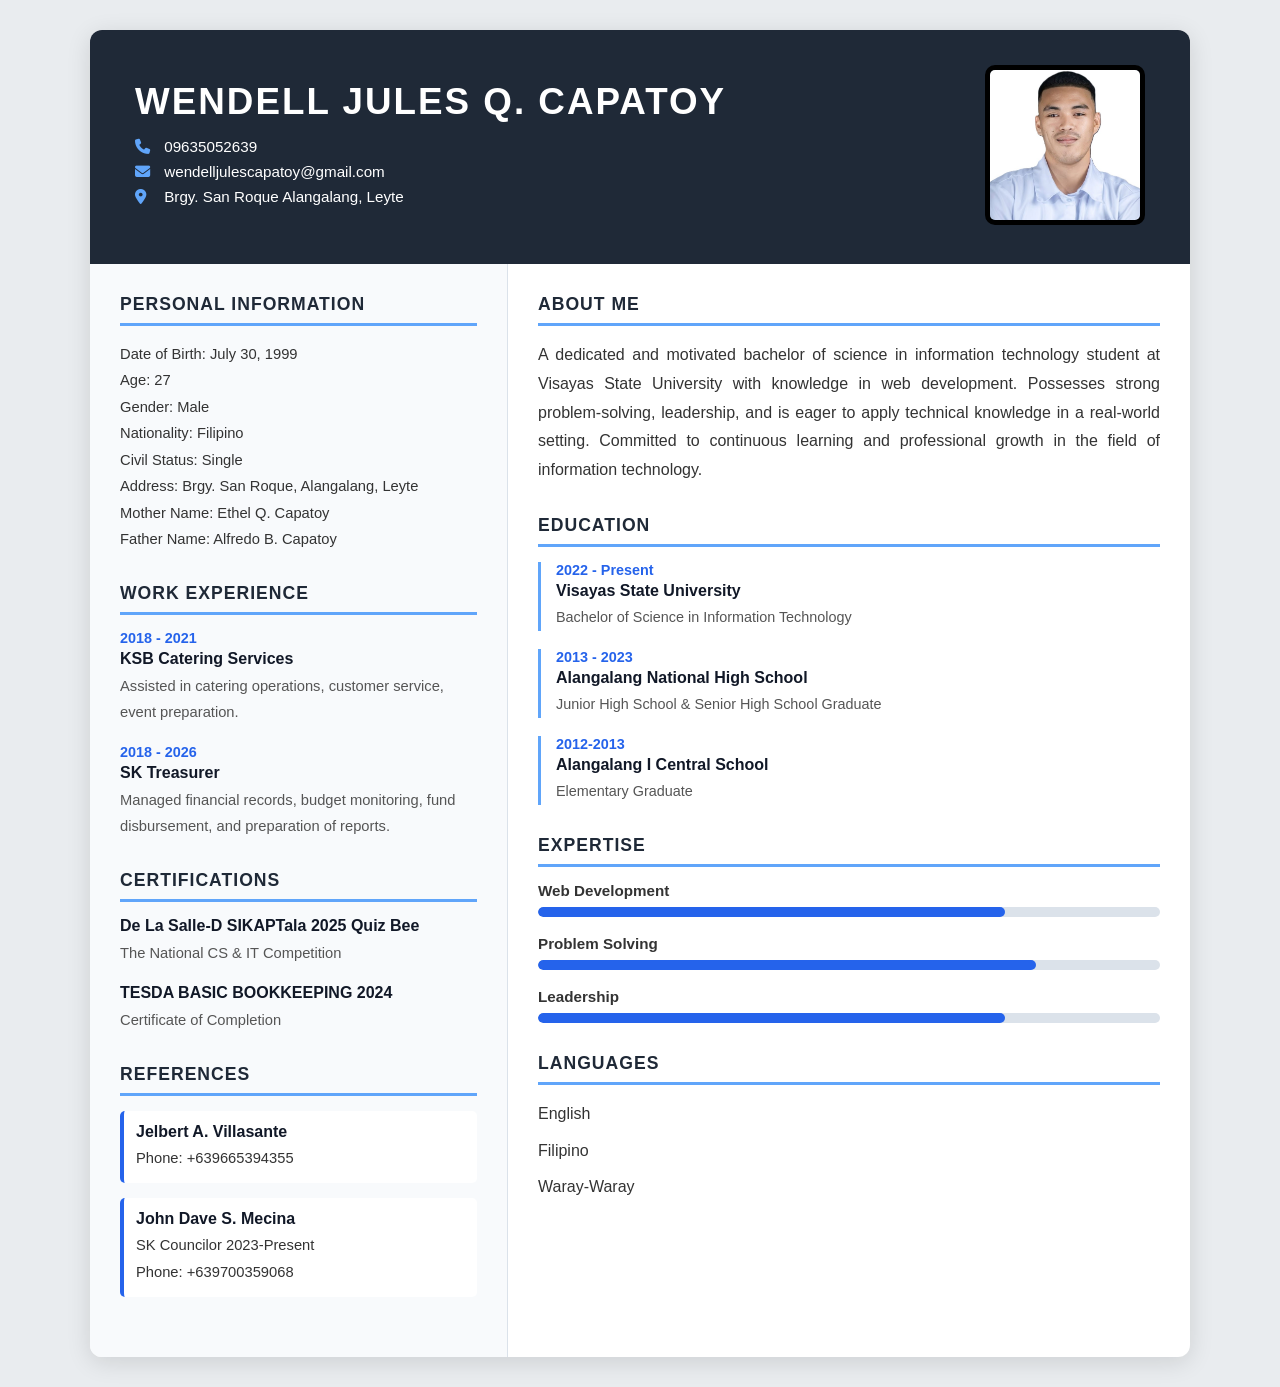
<file: resume.html>
<!DOCTYPE html>
<html lang="en">
<head>
    <meta charset="UTF-8">
    <meta name="viewport" content="width=device-width, initial-scale=1.0">
    <title>Resume - Wendell Capatoy</title>
    <link rel="stylesheet" href="resume.css">
    <link rel="stylesheet"
        href="https://cdnjs.cloudflare.com/ajax/libs/font-awesome/6.5.2/css/all.min.css">
</head>
<body>

    <div class="resume">

        <!-- Header -->
        <div class="header">
            <div class="header-left">
                <h1>WENDELL JULES Q. CAPATOY</h1>

                <div class="contact-info">
                    <p><i class="fas fa-phone"></i> 09635052639</p>
                    <p><i class="fas fa-envelope"></i> wendelljulescapatoy@gmail.com</p>
                    <p><i class="fas fa-location-dot"></i> Brgy. San Roque Alangalang, Leyte</p>
                </div>
            </div>

            <div class="header-right">
                <img src="ID.jpg" alt="Profile Picture">
            </div>
        </div>

        <!-- Main Content -->
        <div class="content">

            <!-- Left Column -->
            <div class="left-column">
                <section>
                    <h2>Personal Information</h2>
                    <p> Date of Birth: July 30, 1999</p>
                    <p> Age: 27</p>
                    <p>Gender: Male</p>
                    <p>Nationality: Filipino</p>
                    <P>Civil Status: Single</P>
                    <p>Address: Brgy. San Roque, Alangalang, Leyte</p>
                    <p>Mother Name: Ethel Q. Capatoy</p>
                    <p>Father Name: Alfredo B. Capatoy</p>

                </section>

                <section>
                    <h2>WORK EXPERIENCE</h2>

                    <div class="item">
                        <h3>2018 - 2021</h3>
                        <h4>KSB Catering Services</h4>
                        <p>
                            Assisted in catering operations, customer service,
                            event preparation.
                        </p>
                    </div>

                    <div class="item">
                        <h3>2018 - 2026</h3>
                        <h4>SK Treasurer</h4>
                        <p>
                            Managed financial records, budget monitoring,
                            fund disbursement, and preparation of reports.
                        </p>
                    </div>
                </section>

                <section>
                    <h2>Certifications</h2>
                    <div class="item">
                        <h4>De La Salle-D SIKAPTala 2025 Quiz Bee</h4>
                        <p>The National CS & IT Competition</p>
                    </div>

                    <div class="item">
                        <h4>TESDA BASIC BOOKKEEPING 2024</h4>
                        <p>Certificate of Completion</p>
                    </div>
                </section>

                <section>
                    <h2>REFERENCES</h2>

                    <div class="reference">
                        <h4>Jelbert A. Villasante</h4>
                        <p>Phone: +639665394355</p>
                    </div>

                    <div class="reference">
                        <h4>John Dave S. Mecina</h4>
                        <p>SK Councilor 2023-Present</p>
                        <p>Phone: +639700359068</p>
                    </div>
                </section>

            </div>

            <!-- Right Column -->
            <div class="right-column">

                <section>
                    <h2>ABOUT ME</h2>
                    <p>
                        A dedicated and motivated bachelor of science in information technology student at Visayas State University with knowledge in web development. Possesses strong problem-solving, leadership, and is eager to apply technical knowledge in a real-world setting. Committed to continuous learning and professional growth in the field of information technology.
                    </p>
                </section>

                <section>
                    <h2>EDUCATION</h2>

                    <div class="item">
                        <h3>2022 - Present</h3>
                        <h4>Visayas State University</h4>
                        <p>Bachelor of Science in Information Technology</p>
                    </div>

                    <div class="item">
                        <h3>2013 - 2023</h3>
                        <h4>Alangalang National High School</h4>
                        <p>Junior High School & Senior High School Graduate</p>
                    </div>

                    <div class="item">
                        <h3>2012-2013</h3>
                        <h4>Alangalang I Central School</h4>
                        <p>Elementary Graduate</p>
                    </div>
                </section>

                <section>
                    <h2>EXPERTISE</h2>

                    <div class="skill">
                        <span>Web Development</span>
                        <div class="bar"><div class="fill w75"></div></div>
                    </div>

                    <div class="skill">
                        <span>Problem Solving</span>
                        <div class="bar"><div class="fill w80"></div></div>
                    </div>

                    <div class="skill">
                        <span>Leadership</span>
                        <div class="bar"><div class="fill w75"></div></div>
                    </div>
                </section>

                <section>
                    <h2>LANGUAGES</h2>
                    <p>English</p>
                    <p>Filipino</p>
                    <p>Waray-Waray</p>
                </section>

            </div>

        </div>

    </div>

</body>
</html>
</file>
<file: resume.css>
* {
  margin: 0;
  padding: 0;
  box-sizing: border-box;
  font-family: "Segoe UI", Tahoma, Geneva, Verdana, sans-serif;
}

body {
  background: #e9ecef;
  padding: 30px;
  color: #333;
}

.resume {
  max-width: 1100px;
  margin: auto;
  background: #fff;
  box-shadow: 0 5px 25px rgba(0, 0, 0, 0.12);
  border-radius: 12px;
  overflow: hidden;
}

/* HEADER */
.header {
  background: #1f2937;
  color: #fff;
  display: flex;
  justify-content: space-between;
  align-items: center;
  padding: 35px 45px;
}

.header-left h1 {
  font-size: 2.3rem;
  letter-spacing: 2px;
  margin-bottom: 15px;
}

.contact-info p {
  margin: 8px 0;
  font-size: 0.95rem;
}

.contact-info i {
  width: 25px;
  color: #60a5fa;
}

.header-right img {
  width: 160px;
  height: 160px;
  border-radius: 10px;
  object-fit: cover;
  object-position: center;
  border: 5px solid black;
}

/* MAIN CONTENT */
.content {
  display: grid;
  grid-template-columns: 38% 62%;
}

.left-column {
  background: #f8fafc;
  padding: 30px;
  border-right: 1px solid #dbe2ea;
}

.right-column {
  padding: 30px;
}

/* SECTIONS */
section {
  margin-bottom: 30px;
}

section h2 {
  font-size: 1.1rem;
  color: #1f2937;
  text-transform: uppercase;
  letter-spacing: 1px;
  margin-bottom: 15px;
  padding-bottom: 8px;
  border-bottom: 3px solid #60a5fa;
}

/* ITEMS */
.item {
  margin-bottom: 18px;
}

.item h3 {
  font-size: 0.9rem;
  color: #2563eb;
  margin-bottom: 4px;
}

.item h4 {
  font-size: 1rem;
  color: #111827;
  margin-bottom: 5px;
}

.item p {
  font-size: 0.9rem;
  line-height: 1.6;
  color: #555;
}

/* PERSONAL INFORMATION */
.left-column section p {
  font-size: 0.92rem;
  line-height: 1.8;
}

/* ABOUT ME */
.right-column section p {
  line-height: 1.8;
  text-align: justify;
}

/* SKILLS */
.skill {
  margin-bottom: 18px;
}

.skill span {
  display: block;
  margin-bottom: 8px;
  font-size: 0.95rem;
  font-weight: 600;
}

.bar {
  width: 100%;
  height: 10px;
  background: #dbe2ea;
  border-radius: 20px;
  overflow: hidden;
}

.fill {
  height: 100%;
  border-radius: 20px;
  background: #2563eb;
}

.w90 {
  width: 90%;
}

.w85 {
  width: 85%;
}

.w80 {
  width: 80%;
}

.w75 {
  width: 75%;
}

/* REFERENCES */
.reference {
  margin-bottom: 15px;
  padding: 12px;
  background: #fff;
  border-left: 4px solid #2563eb;
  border-radius: 5px;
}

.reference h4 {
  margin-bottom: 4px;
  color: #111827;
}

.reference p {
  font-size: 0.88rem;
  line-height: 1.6;
}

/* CERTIFICATIONS */
.left-column .item h4 {
  color: #111827;
}

/* EDUCATION */
.right-column .item {
  border-left: 3px solid #60a5fa;
  padding-left: 15px;
}

/* LANGUAGES */
.right-column section:last-child p {
  margin-bottom: 8px;
  font-weight: 500;
}

/* RESPONSIVE */
@media (max-width: 900px) {
  .header {
    flex-direction: column-reverse;
    text-align: center;
    gap: 20px;
  }

  .content {
    grid-template-columns: 1fr;
  }

  .left-column {
    border-right: none;
    border-bottom: 1px solid #dbe2ea;
  }
}

@media (max-width: 600px) {
  body {
    padding: 10px;
  }

  .header {
    padding: 25px;
  }

  .header-left h1 {
    font-size: 1.8rem;
  }

  .header-right img {
    width: 120px;
    height: 120px;
  }

  .left-column,
  .right-column {
    padding: 20px;
  }
}
</file>
